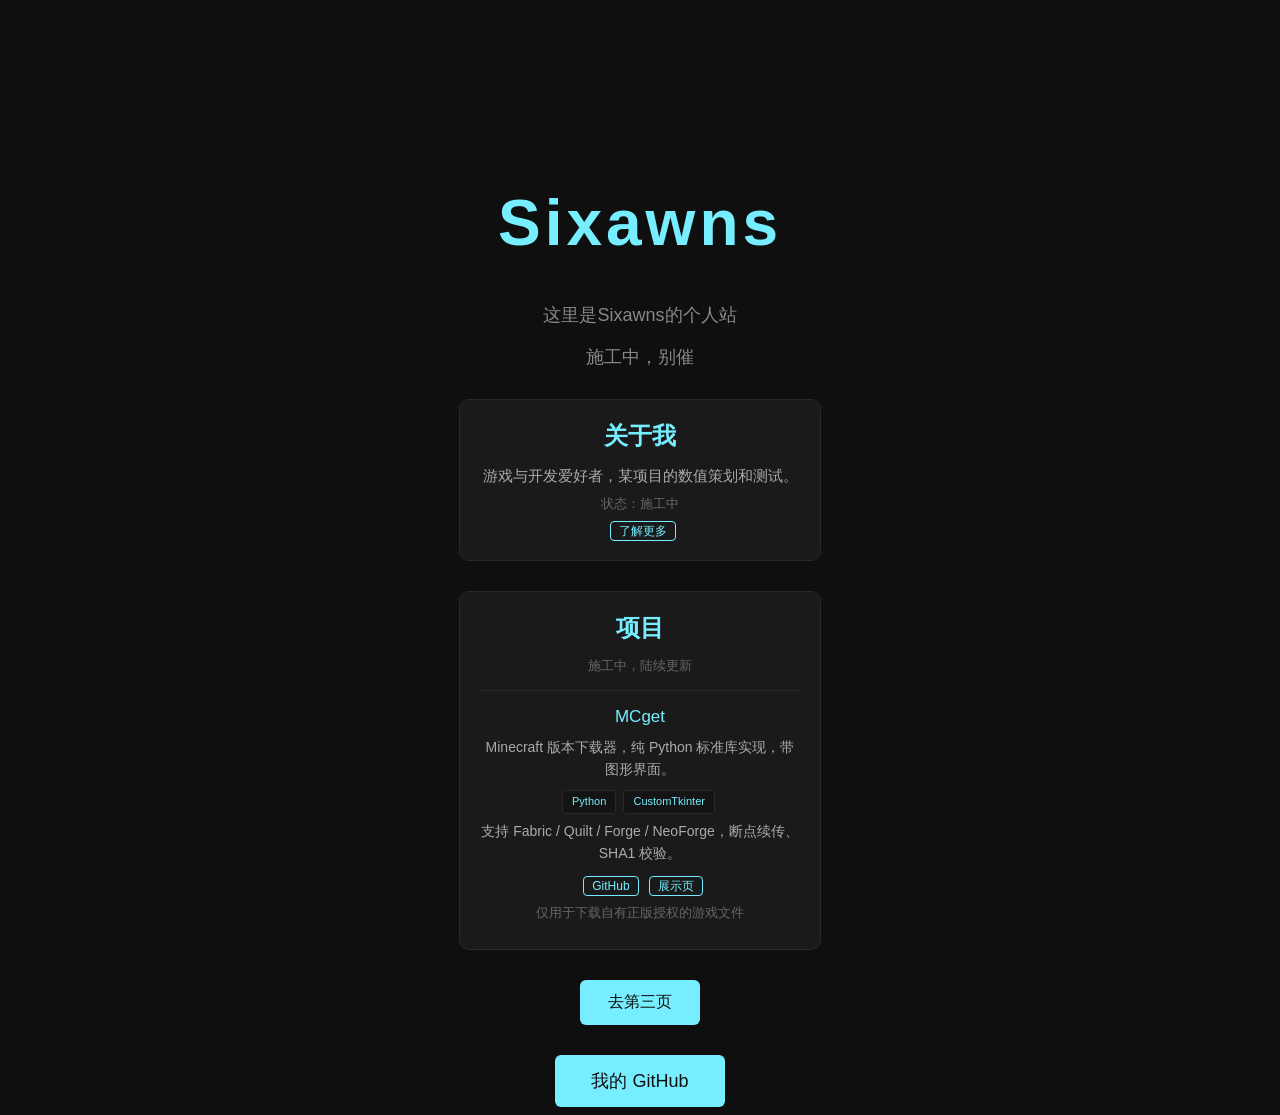
<file: index.html>
<!DOCTYPE html>
<html>
<head>
  <meta charset="UTF-8">
  <title>Sixawns</title>
  <link rel="icon" href="favicon/favicon.ico">
  <link rel="icon" type="image/png" sizes="32x32" href="favicon/favicon-32x32.png">
  <link rel="stylesheet" href="style.css">
</head>
<body>
  <h1>Sixawns</h1>
  <p>这里是Sixawns的个人站</p>
  <p>施工中，别催</p>

  <div class="card">
    <h2>关于我</h2>
    <p>游戏与开发爱好者，某项目的数值策划和测试。</p>
    <p class="status">状态：施工中</p>
    <a href="about.html" class="mini-link">了解更多</a>
  </div>

  <div class="card">
    <h2>项目</h2>
    <p class="status">施工中，陆续更新</p>

    <div class="proj">
      <p class="proj-name">MCget</p>
      <p class="proj-desc">Minecraft 版本下载器，纯 Python 标准库实现，带图形界面。</p>
      <p>
        <span class="tag">Python</span>
        <span class="tag">CustomTkinter</span>
      </p>
      <p class="proj-desc">支持 Fabric / Quilt / Forge / NeoForge，断点续传、SHA1 校验。</p>
      <p class="proj-links">
        <a href="https://github.com/Sixawns/MCget" target="_blank" class="mini-link">GitHub</a>
        <a href="mcget.html" class="mini-link">展示页</a>
      </p>
      <p class="status">仅用于下载自有正版授权的游戏文件</p>
    </div>
  </div>

  <a href="page3.html" class="btn-second">去第三页</a>
  <a href="https://github.com/Sixawns" target="_blank" class="btn-main">我的 GitHub</a>
</body>
</html>
</file>
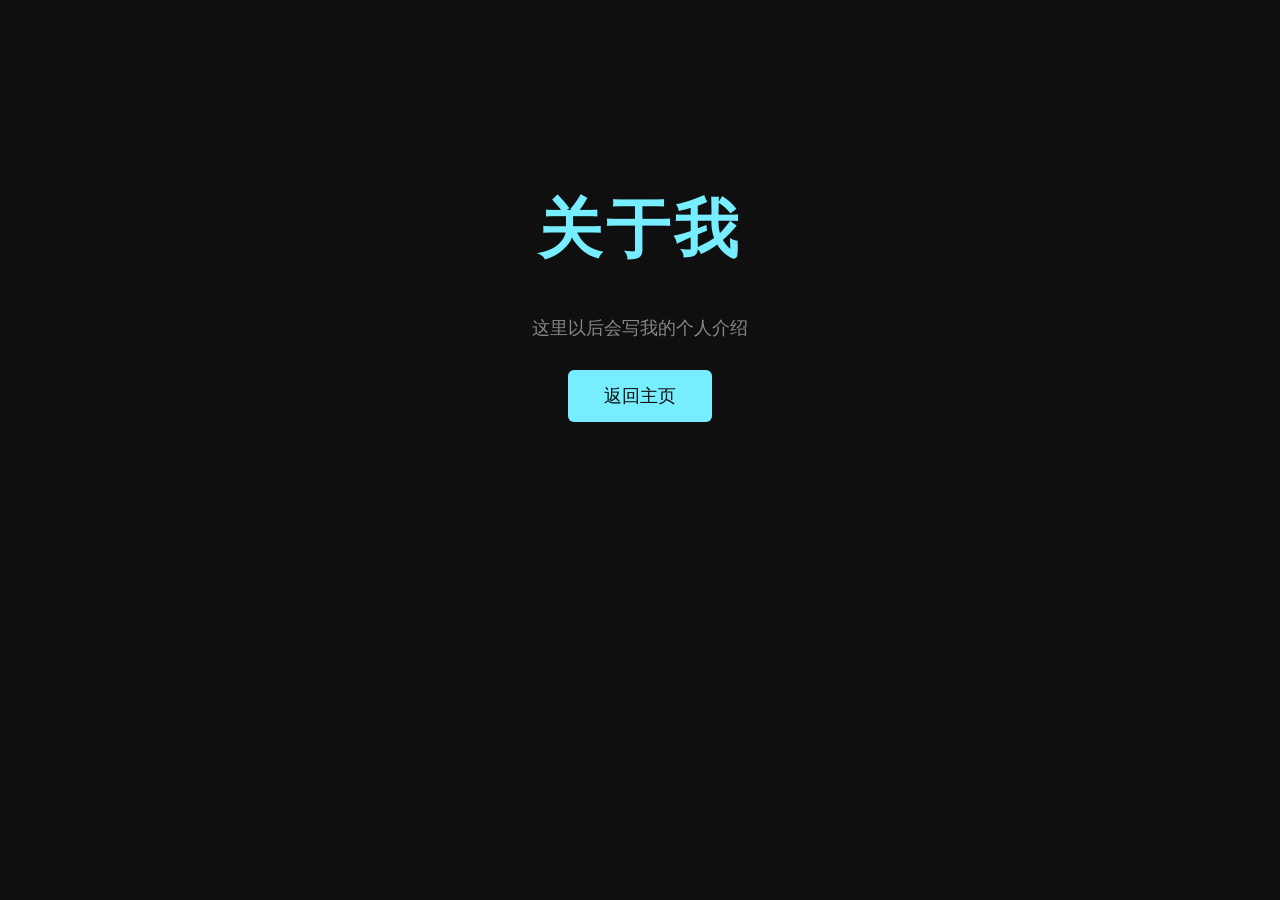
<file: about.html>
<!DOCTYPE html>
<html>
<head>
  <meta charset="UTF-8">
  <title>关于我 - Sixawns</title>
  <link rel="icon" href="favicon/favicon.ico">
  <link rel="icon" type="image/png" sizes="32x32" href="favicon/favicon-32x32.png">
  <link rel="stylesheet" href="style.css">
</head>
<body>
  <h1>关于我</h1>
  <p>这里以后会写我的个人介绍</p>

  <a href="index.html" class="btn-main">返回主页</a>
</body>
</html>
</file>
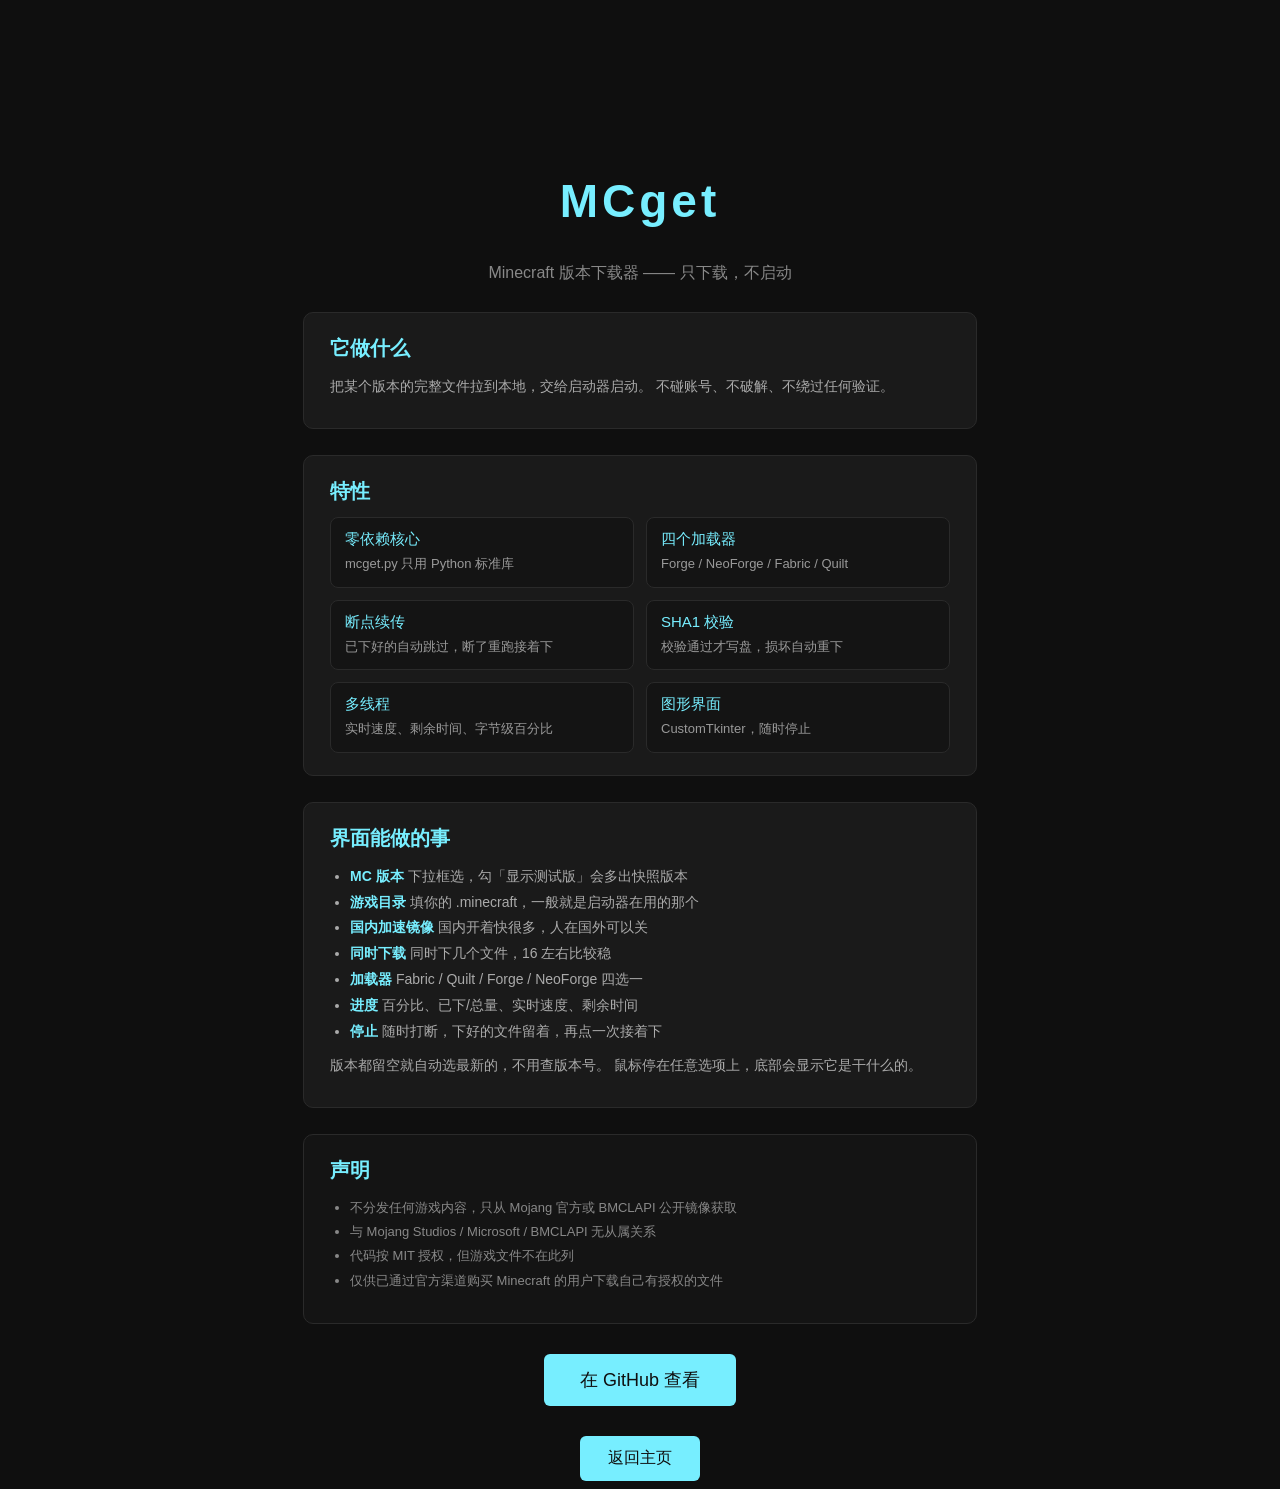
<file: mcget.html>
<!DOCTYPE html>
<html>
<head>
  <meta charset="UTF-8">
  <title>MCget - Sixawns</title>
  <link rel="icon" href="favicon/favicon.ico">
  <link rel="icon" type="image/png" sizes="32x32" href="favicon/favicon-32x32.png">
  <link rel="stylesheet" href="style.css">
</head>
<body>
  <h1 class="page-title">MCget</h1>
  <p class="lead">Minecraft 版本下载器 —— 只下载，不启动</p>

  <div class="wide">
    <h2>它做什么</h2>
    <p class="txt">把某个版本的完整文件拉到本地，交给启动器启动。
      不碰账号、不破解、不绕过任何验证。</p>
  </div>

  <div class="wide">
    <h2>特性</h2>
    <div class="grid">
      <div class="feat">
        <p class="feat-t">零依赖核心</p>
        <p class="feat-d">mcget.py 只用 Python 标准库</p>
      </div>
      <div class="feat">
        <p class="feat-t">四个加载器</p>
        <p class="feat-d">Forge / NeoForge / Fabric / Quilt</p>
      </div>
      <div class="feat">
        <p class="feat-t">断点续传</p>
        <p class="feat-d">已下好的自动跳过，断了重跑接着下</p>
      </div>
      <div class="feat">
        <p class="feat-t">SHA1 校验</p>
        <p class="feat-d">校验通过才写盘，损坏自动重下</p>
      </div>
      <div class="feat">
        <p class="feat-t">多线程</p>
        <p class="feat-d">实时速度、剩余时间、字节级百分比</p>
      </div>
      <div class="feat">
        <p class="feat-t">图形界面</p>
        <p class="feat-d">CustomTkinter，随时停止</p>
      </div>
    </div>
  </div>

  <div class="wide">
    <h2>界面能做的事</h2>
    <ul class="list">
      <li><b>MC 版本</b> 下拉框选，勾「显示测试版」会多出快照版本</li>
      <li><b>游戏目录</b> 填你的 .minecraft，一般就是启动器在用的那个</li>
      <li><b>国内加速镜像</b> 国内开着快很多，人在国外可以关</li>
      <li><b>同时下载</b> 同时下几个文件，16 左右比较稳</li>
      <li><b>加载器</b> Fabric / Quilt / Forge / NeoForge 四选一</li>
      <li><b>进度</b> 百分比、已下/总量、实时速度、剩余时间</li>
      <li><b>停止</b> 随时打断，下好的文件留着，再点一次接着下</li>
    </ul>
    <p class="txt">版本都留空就自动选最新的，不用查版本号。
      鼠标停在任意选项上，底部会显示它是干什么的。</p>
  </div>

  <div class="wide note-box">
    <h2>声明</h2>
    <ul class="list">
      <li>不分发任何游戏内容，只从 Mojang 官方或 BMCLAPI 公开镜像获取</li>
      <li>与 Mojang Studios / Microsoft / BMCLAPI 无从属关系</li>
      <li>代码按 MIT 授权，但游戏文件不在此列</li>
      <li>仅供已通过官方渠道购买 Minecraft 的用户下载自己有授权的文件</li>
    </ul>
  </div>

  <a href="https://github.com/Sixawns/MCget" target="_blank" class="btn-main">在 GitHub 查看</a>
  <a href="index.html" class="btn-second">返回主页</a>
</body>
</html>
</file>
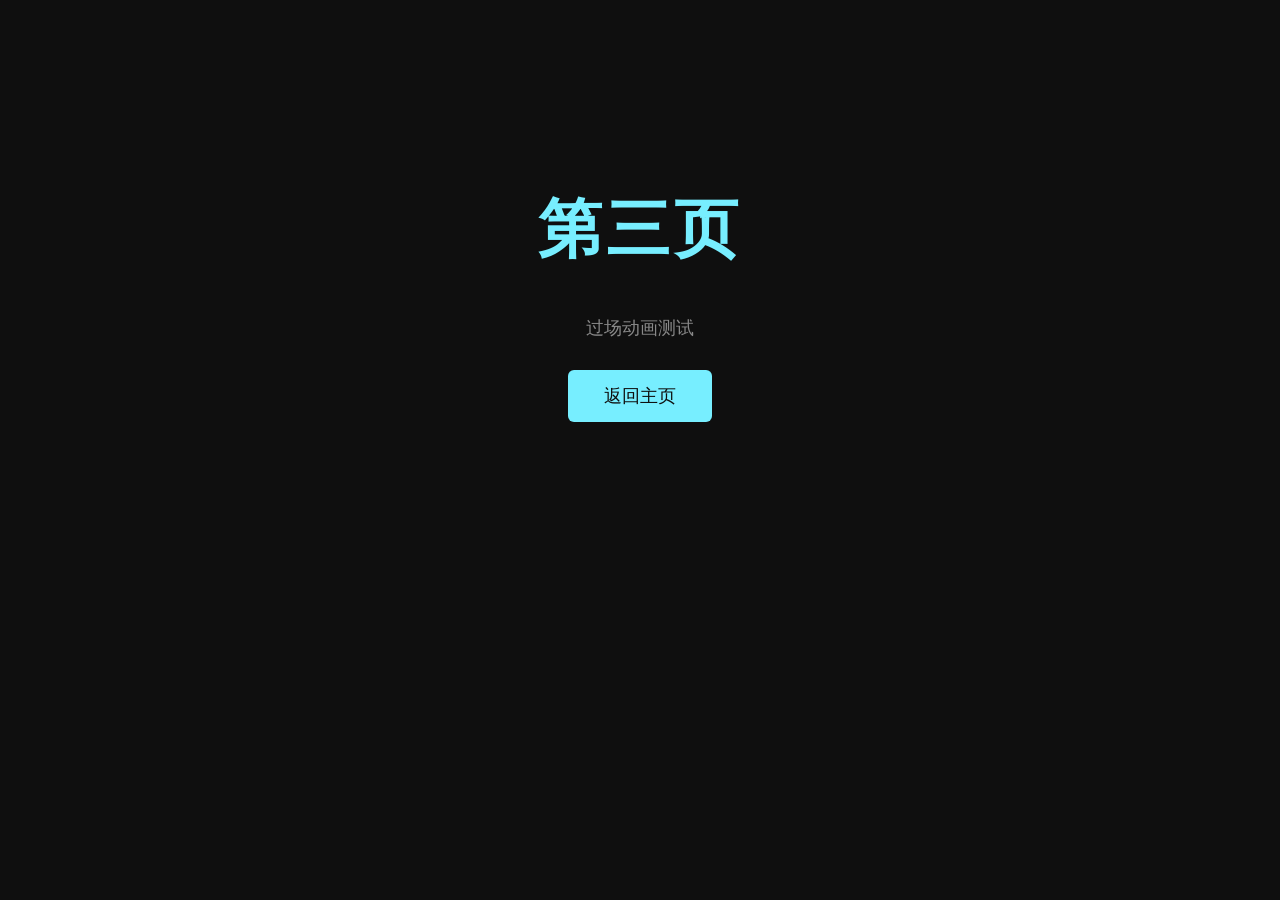
<file: page3.html>
<!DOCTYPE html>
<html>
<head>
  <meta charset="UTF-8">
  <title>第三页</title>
  <link rel="icon" href="favicon/favicon.ico">
  <link rel="icon" type="image/png" sizes="32x32" href="favicon/favicon-32x32.png">
  <link rel="stylesheet" href="style.css">
</head>
<body class="page3">

  <!-- 过场图 -->
  <div class="cover"></div>

  <!-- 页面内容 -->
  <h1>第三页</h1>
  <p>过场动画测试</p>
  <a href="index.html" class="btn-main">返回主页</a>

</body>
</html>
</file>
<file: style.css>
/* 全局样式 */
body {
  background: #0f0f0f;
  color: #e0e0e0;
  font-family: "Microsoft YaHei", sans-serif;
  text-align: center;
  padding-top: 15vh;
}

/* 大标题 */
h1 {
  font-size: 64px;
  letter-spacing: 4px;
  color: #7ef;
}

/* 正文段落 */
p {
  font-size: 18px;
  color: #888;
}

/* 按钮通用样式 */
a {
  display: block;
  width: fit-content;
  margin: 30px auto 0;
  padding: 12px 28px;
  background: #7ef;
  color: #0f0f0f;
  text-decoration: none;
  border-radius: 6px;
  font-size: 16px;
  transition: 0.3s;
}

/* 鼠标悬停效果 */
a:hover {
  background: #4cd;
  color: #fff;
  transform: scale(1.1);
}

/* 卡片容器 */
.card {
  width: 320px;
  margin: 30px auto 0;
  padding: 20px;
  background: #1a1a1a;
  border: 1px solid #2a2a2a;
  border-radius: 10px;
  text-align: center;
}

/* 卡片标题 */
.card h2 {
  margin: 0 0 12px;
  font-size: 24px;
  color: #7ef;
}

/* 卡片正文 */
.card p {
  margin: 6px 0;
  font-size: 15px;
  color: #aaa;
  line-height: 1.6;
}

/* 状态那行 */
.card .status {
  color: #666;
  font-size: 13px;
}

/* 卡片里的小链接 */
.mini-link {
  display: inline;
  width: auto;
  margin: 0 0 0 6px;
  padding: 2px 8px;
  font-size: 12px;
  background: transparent;
  border: 1px solid #7ef;
  color: #7ef;
  border-radius: 4px;
}

/* 主按钮，大一点 */
.btn-main {
  font-size: 18px;
  padding: 14px 36px;
}

/* 过场图：只有 page3 会用到 */
.cover {
  position: fixed;
  top: 0;
  left: 0;
  width: 100%;
  height: 100%;
  background-image: url("cover.jpg");
  background-size: cover;
  background-position: center;
  z-index: 999;
  animation: coverLoop 6s ease-in-out forwards;
}

@keyframes coverLoop {
  0% {
    opacity: 0;
    transform: scale(1);
  }
  25% {
    opacity: 1;
    transform: scale(1.03);
  }
  50% {
    opacity: 1;
    transform: scale(1.06);
  }
  100% {
    opacity: 0;
    transform: scale(1.15);
    pointer-events: none;
  }
}

/* 内容淡入：只对带 page3 类的页面生效 */
body.page3 {
  animation: bodyIn 0s ease-out 2s both;
}

@keyframes bodyIn {
  0% { opacity: 0; }
  100% { opacity: 1; }
}

/* ===== 以下为项目条目新增部分 ===== */

/* 项目条目：带一条上分隔线 */
.card .proj {
  margin-top: 14px;
  padding-top: 12px;
  border-top: 1px solid #2a2a2a;
}

/* 项目名 */
.card .proj-name {
  margin: 0 0 4px;
  font-size: 17px;
  color: #7ef;
}

/* 项目描述 */
.card .proj-desc {
  margin: 5px 0;
  font-size: 14px;
  color: #aaa;
  line-height: 1.6;
}

/* 技术标签（用 span，避免被全局 a 样式撑成按钮） */
.tag {
  display: inline-block;
  margin: 4px 3px 0 0;
  padding: 2px 9px;
  font-size: 11px;
  color: #7ef;
  background: #141414;
  border: 1px solid #2a2a2a;
  border-radius: 4px;
}

/* 项目条目里的链接行 */
.card .proj-links {
  margin: 8px 0 0;
}

/* ===== 以下为 MCget 展示页新增部分 ===== */

/* 展示页标题，比首页 h1 小一号 */
.page-title {
  font-size: 46px;
}

/* 副标题 */
.lead {
  margin: 10px auto 0;
  max-width: 520px;
  font-size: 16px;
  color: #888;
  line-height: 1.7;
}

/* 宽卡片：比首页 320px 的 .card 宽，放得下代码块 */
.wide {
  max-width: 620px;
  margin: 26px auto 0;
  padding: 22px 26px;
  background: #1a1a1a;
  border: 1px solid #2a2a2a;
  border-radius: 10px;
  text-align: left;
}

.wide h2 {
  margin: 0 0 12px;
  font-size: 20px;
  color: #7ef;
}

/* 宽卡片正文：覆盖全局 p 的居中与字号 */
.wide .txt {
  margin: 8px 0;
  font-size: 14px;
  color: #aaa;
  line-height: 1.75;
}

/* 行内代码 / 小段等宽文本 */
.code {
  display: inline-block;
  margin: 6px 0;
  padding: 3px 8px;
  background: #101010;
  border: 1px solid #2a2a2a;
  border-radius: 4px;
  font-family: Consolas, "Courier New", monospace;
  font-size: 13px;
  color: #9fe;
  word-break: break-all;
}

/* 特性两列网格 */
.grid {
  display: flex;
  flex-wrap: wrap;
  gap: 12px;
}

.feat {
  flex: 1 1 240px;
  padding: 12px 14px;
  background: #141414;
  border: 1px solid #2a2a2a;
  border-radius: 8px;
}

.feat-t {
  margin: 0 0 4px;
  font-size: 15px;
  color: #7ef;
}

.feat-d {
  margin: 0;
  font-size: 13px;
  line-height: 1.65;
  color: #999;
}

/* 列表 */
.wide .list {
  margin: 8px 0;
  padding-left: 20px;
  font-size: 14px;
  color: #aaa;
  line-height: 1.85;
}

.wide .list b {
  color: #7ef;
  font-weight: 600;
}

/* 声明区块：弱化处理，不抢戏 */
.note-box {
  background: rgba(255, 255, 255, 0.02);
}

.note-box .list {
  font-size: 13px;
  color: #888;
}
</file>
